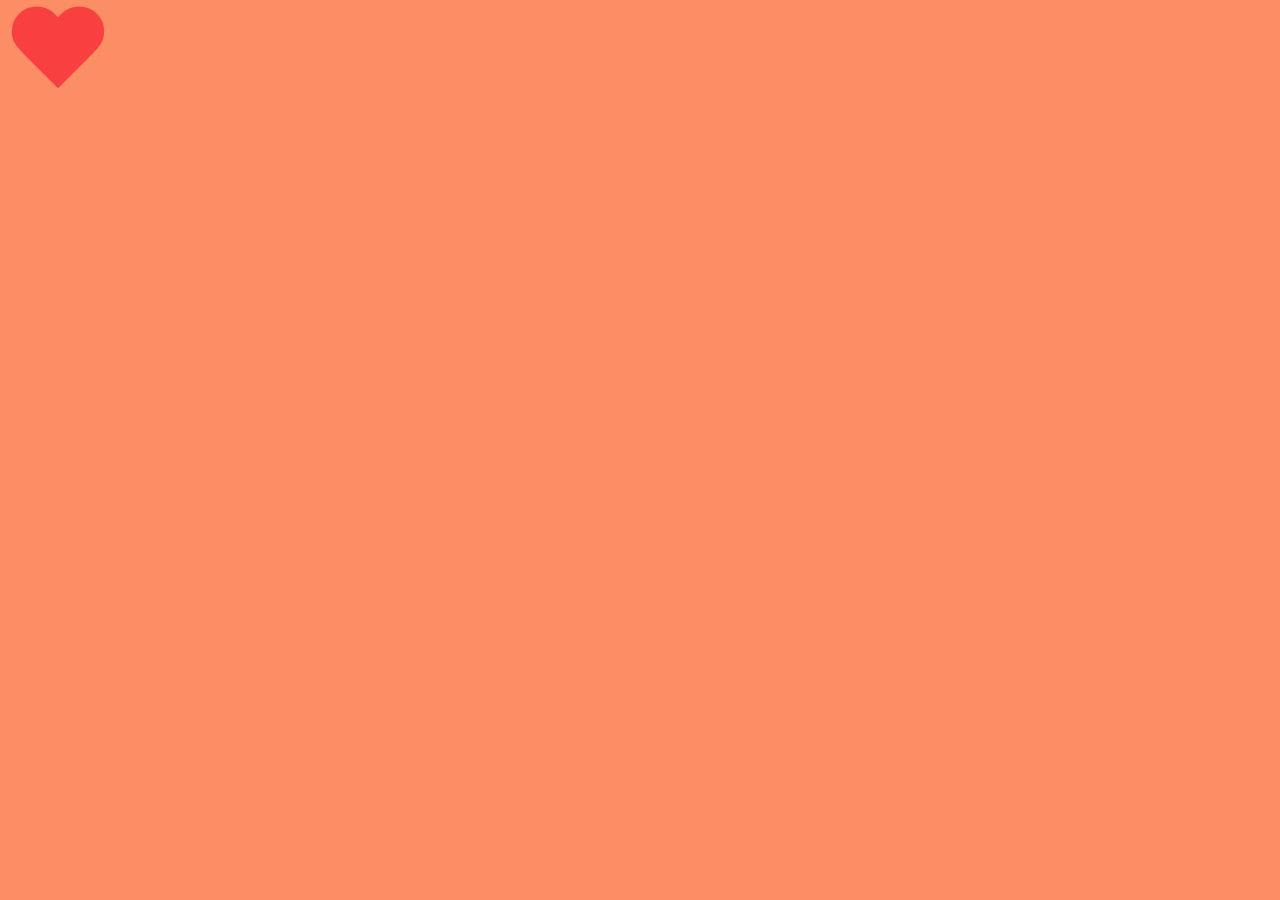
<file: Day7/index.html>
<!DOCTYPE html>
<html lang="en">
<head>
    <meta charset="UTF-8">
    <meta name="viewport" content="width=device-width, initial-scale=1.0">
    <title>Class List</title>
    <link rel="stylesheet" href="styles.css">
</head>
<body>

    <div id="heart"></div>

    <script src="classListexercise.js"></script>
    
</body>
</html>
</file>
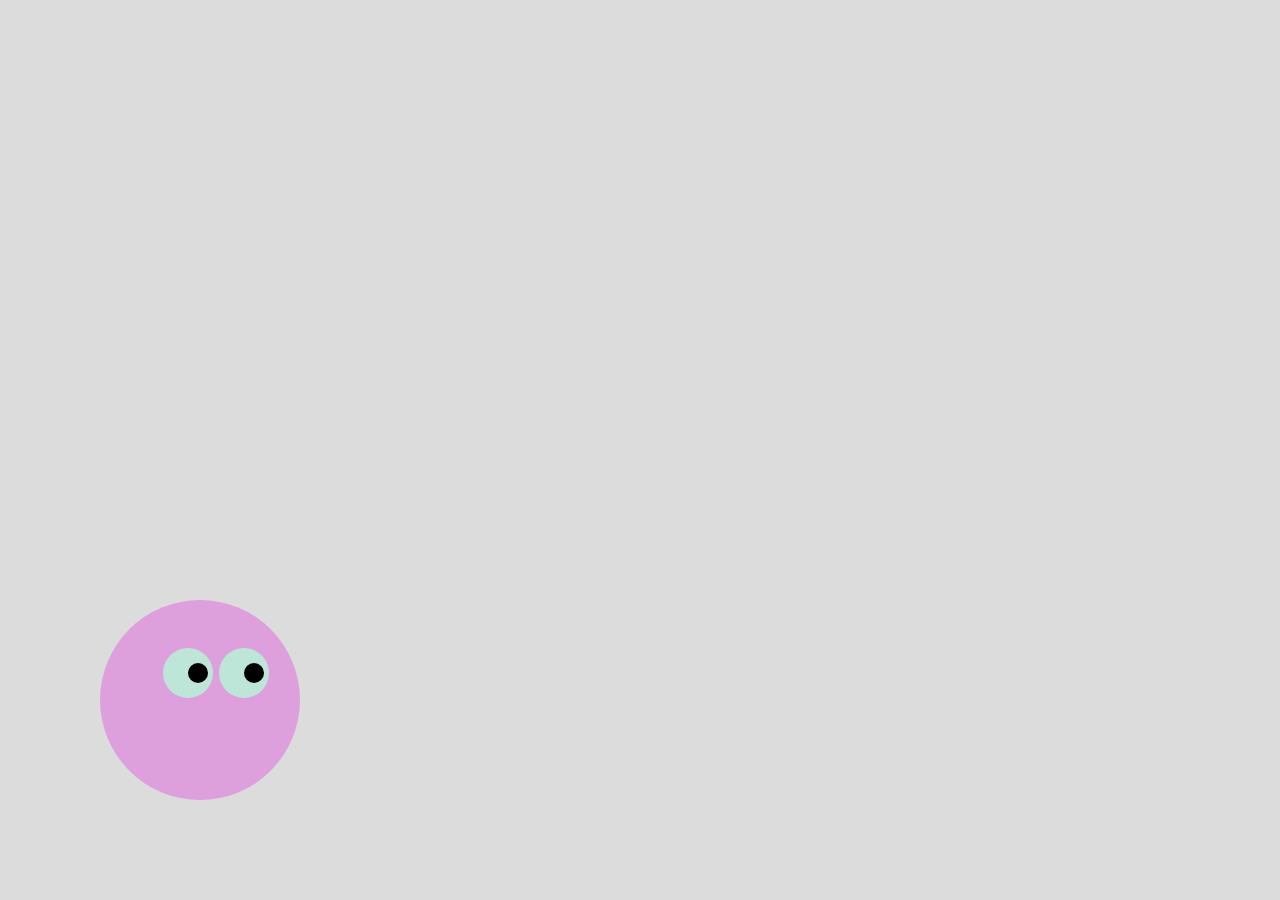
<file: Day10/projectMoveBob/index.html>
<!DOCTYPE html>
<html lang="en">
<head>
    <meta charset="UTF-8">
    <meta name="viewport" content="width=device-width, initial-scale=1.0">
    <title>Move Bob</title>
    <link rel="stylesheet" href="style.css">
</head>
<body>
    <div class="body-container">
        <div class="eyes-container">
            <div class="eye"></div>
            <div class="eye"></div>
        </div>
    </div>
    
    <script src="app.js"></script>
</body>
</html>
</file>
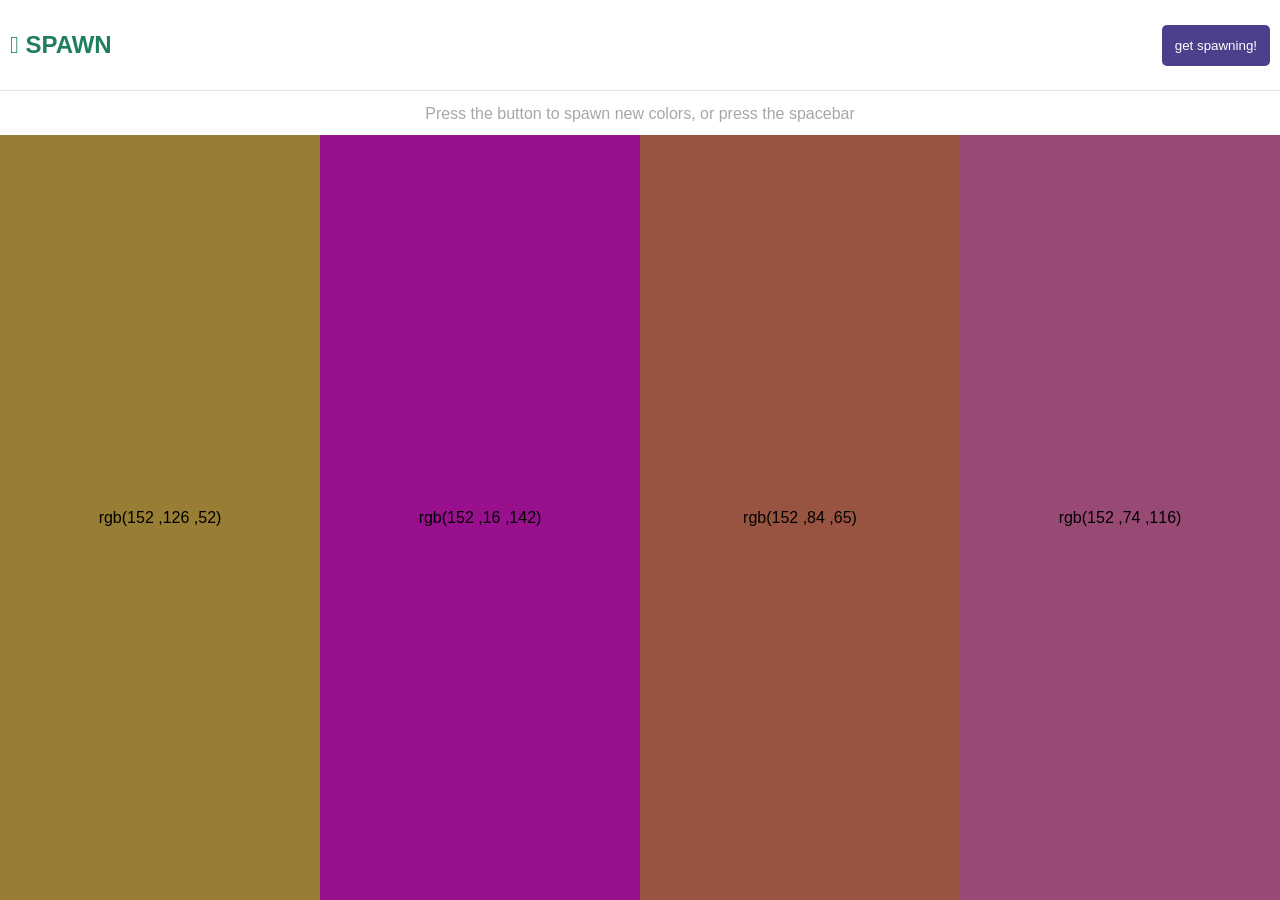
<file: Day13/color_generator/index.html>
<!DOCTYPE html>
<html lang="en">
<head>
    <meta charset="UTF-8">
    <meta name="viewport" content="width=device-width, initial-scale=1.0">
    <title>Color Generator</title>
    <link rel="stylesheet" href="style.css">
</head>
<body>
    <header>
        <section class="main-section">
            <div class="logo">
                <h1>𓃑 SPAWN</h1>
            </div>
            <div class="button-container">
                <button id="spawn-button">get spawning!</button>
            </div>
        </section>
        <section class="sub-section">
            <p>Press the button to spawn new colors, or press the spacebar</p>
        </section>
    </header>

    <section class="colors-container"></section>

    <script src="index.js"></script>
</body>
</html>
</file>
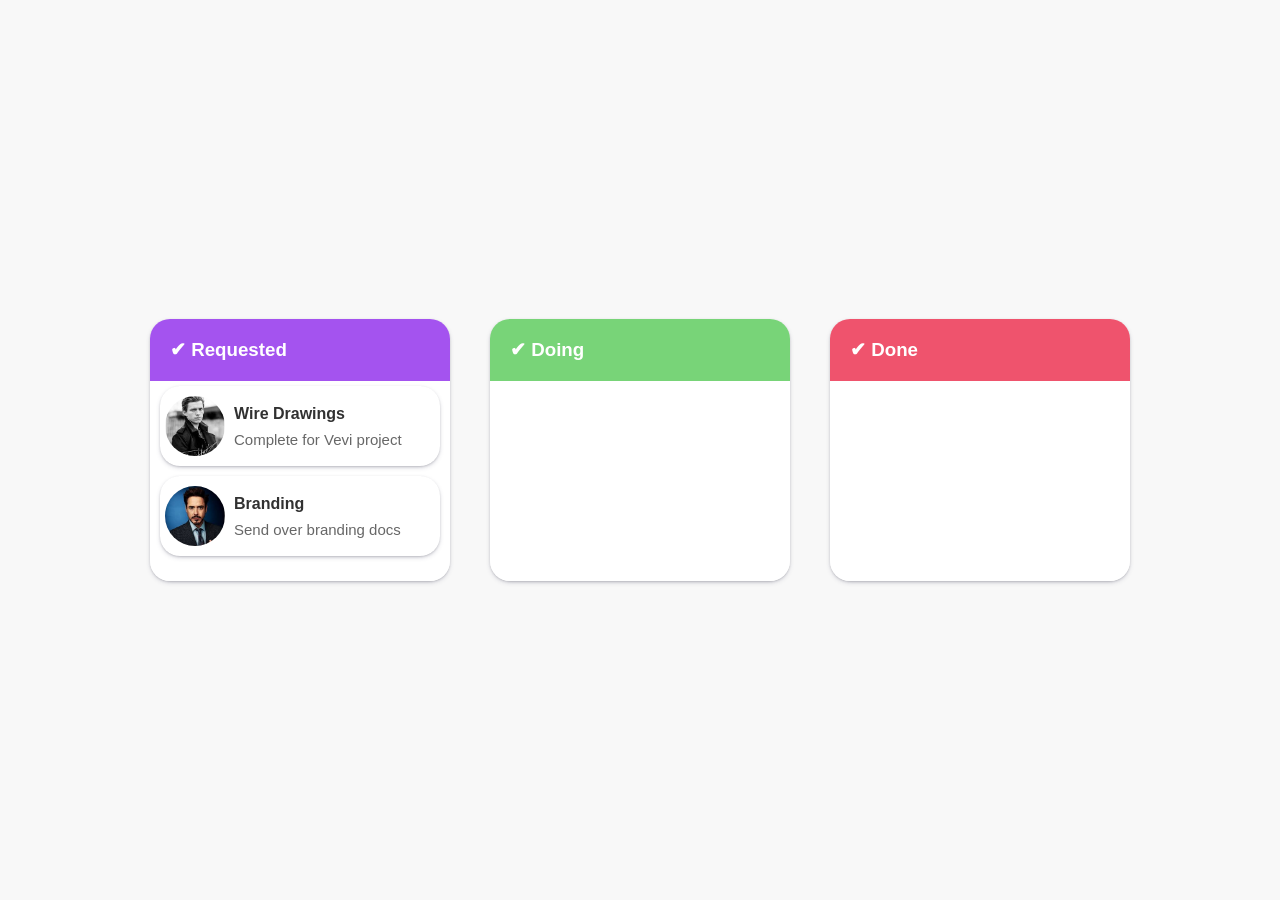
<file: Day16/projectDragAndDrop/index.html>
<!DOCTYPE html>
<html lang="en">
<head>
    <meta charset="UTF-8">
    <meta name="viewport" content="width=device-width, initial-scale=1.0">
    <title>Drag And Drop</title>
    <link rel="stylesheet" href="styles.css">
</head>
<body>

    <div class="column">
        <div class="task-title" id="title-1">
            <h3> ✔ Requested</h3>
        </div>
        <div class="task-container" id="container-1">
            <div class="task" draggable="true">
                <div class="image-container">
                    <img src="images/tom.jpg" alt="tom">
                </div>
                <div class="text-container">
                    <h4>Wire Drawings</h4>
                    <p>Complete for Vevi project</p>
                </div>
            </div>

            <div class="task" draggable="true">
                <div class="image-container">
                    <img src="images/robert.jpg" alt="robert">
                </div>
                <div class="text-container">
                    <h4>Branding</h4>
                    <p>Send over branding docs</p>
                </div>
            </div>
        </div>
    </div>

    <div class="column">
        <div class="task-title" id="title-2">
            <h3> ✔ Doing</h3>
        </div>
        <div class="task-container" id="container-2"></div>
    </div>

    <div class="column">
        <div class="task-title" id="title-3">
            <h3> ✔ Done</h3>
        </div>
        <div class="task-container" id="container-3"></div>
    </div>
    
    <script src="index.js"></script>
</body>
</html>
</file>
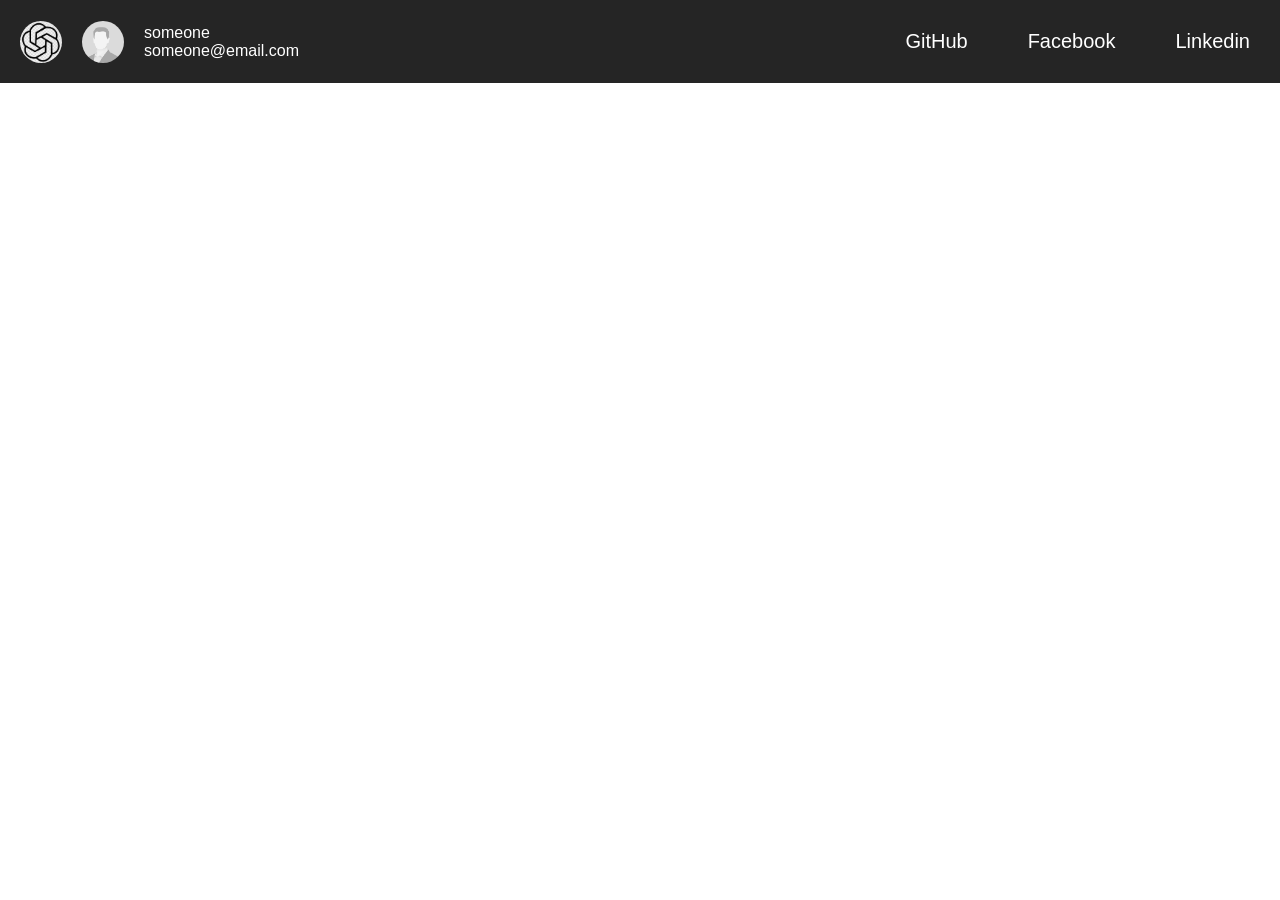
<file: Day6/projectDropdownMenu/index.html>
<!DOCTYPE html>
<html lang="en">
<head>
    <meta charset="UTF-8">
    <meta name="viewport" content="width=device-width, initial-scale=1.0">
    <title>Dropdown Menu</title>
    <link rel="stylesheet" href="style.css">
</head>
<body>
    <nav>
        <div class="main-container">
            <div class="info-container">
                <img class="logo" src="images/images.jpg" alt="">
                <div class="image-container">
                    <img class="avatar" src="images/profile.jpg" alt="">
                </div>
                <div class="info">
                    <p>someone</p>
                    <p>someone@email.com</p>
                </div>
            </div>
            <button id="dropdown-button">Menu</button>
        </div>
        <div class="nav-link-container hidden">
            <a href="https://github.com">GitHub</a>
            <a href="https://www.facebook.com/">Facebook</a>
            <a href="https://np.linkedin.com/">Linkedin</a>
        </div>
    </nav>

    <script src="app.js"></script>
    
</body>
</html>
</file>
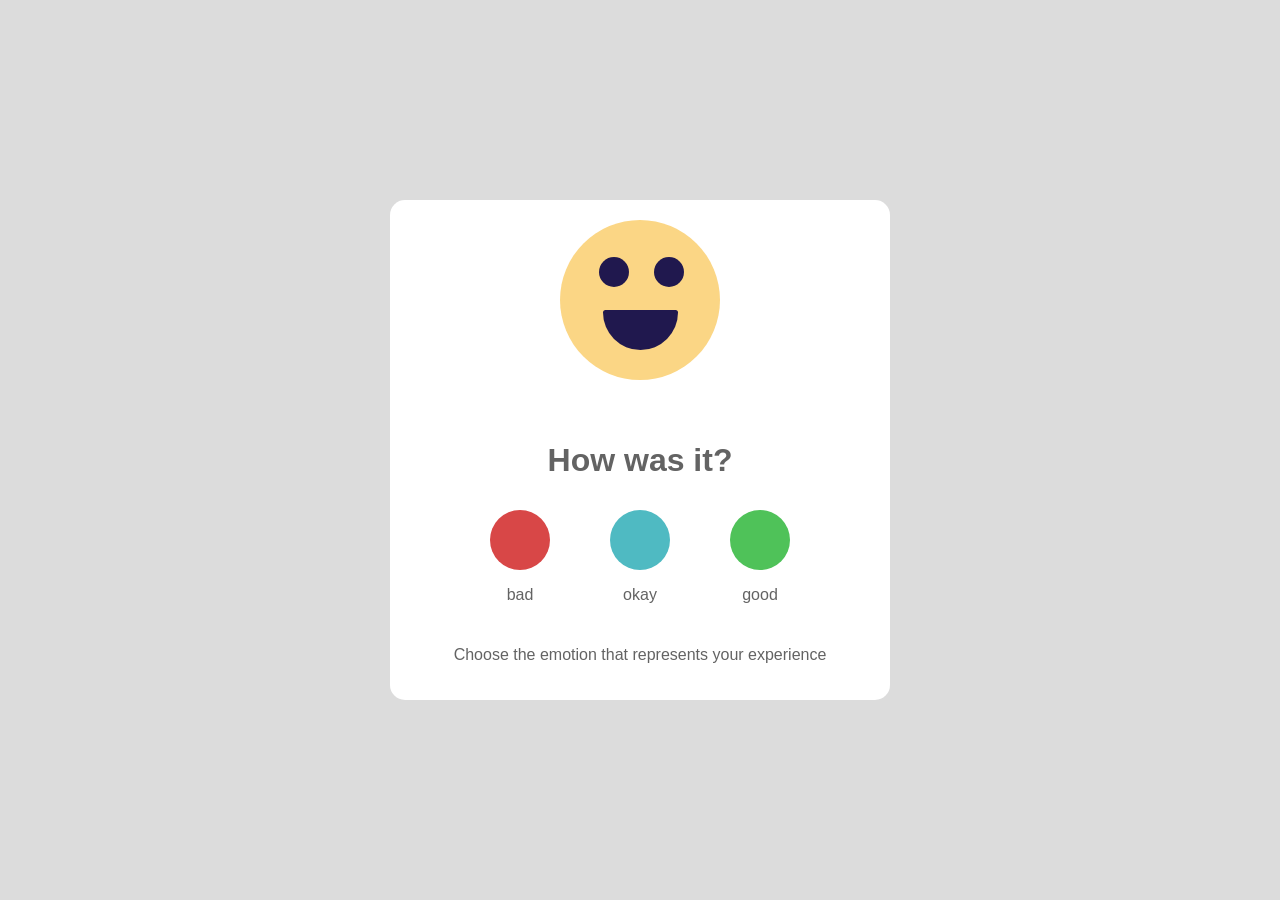
<file: Day8/projectRatingWidget/index.html>
<!DOCTYPE html>
<html lang="en">
<head>
    <meta charset="UTF-8">
    <meta name="viewport" content="width=device-width, initial-scale=1.0">
    <title>Rating widget</title>
    <link rel="stylesheet" href="style.css">
</head>
<body>

    <div class="widget-container">

        <div class="face">
            <div class="eye-container">
                <div class="eye"></div>
                <div class="eye"></div>
            </div>
        </div>

        <div class="mouth-container">
            <div id="mouth" class="happy-mouth "></div>
        </div>

        <h1>How was it?</h1>
    
        <div class="rating-containers">
            <div class="rating-container">
                <div id="bad"></div>
                <p>bad</p>
            </div>
    
            <div class="rating-container">
                <div id="okay"></div>
                <p>okay</p>
            </div>
    
            <div class="rating-container">
                <div id="good"></div>
                <p>good</p>
            </div>
        </div>
    
        <p>Choose the emotion that represents your experience</p>
    </div>
    
    <script src="app.js"></script>
    
</body>
</html>
</file>
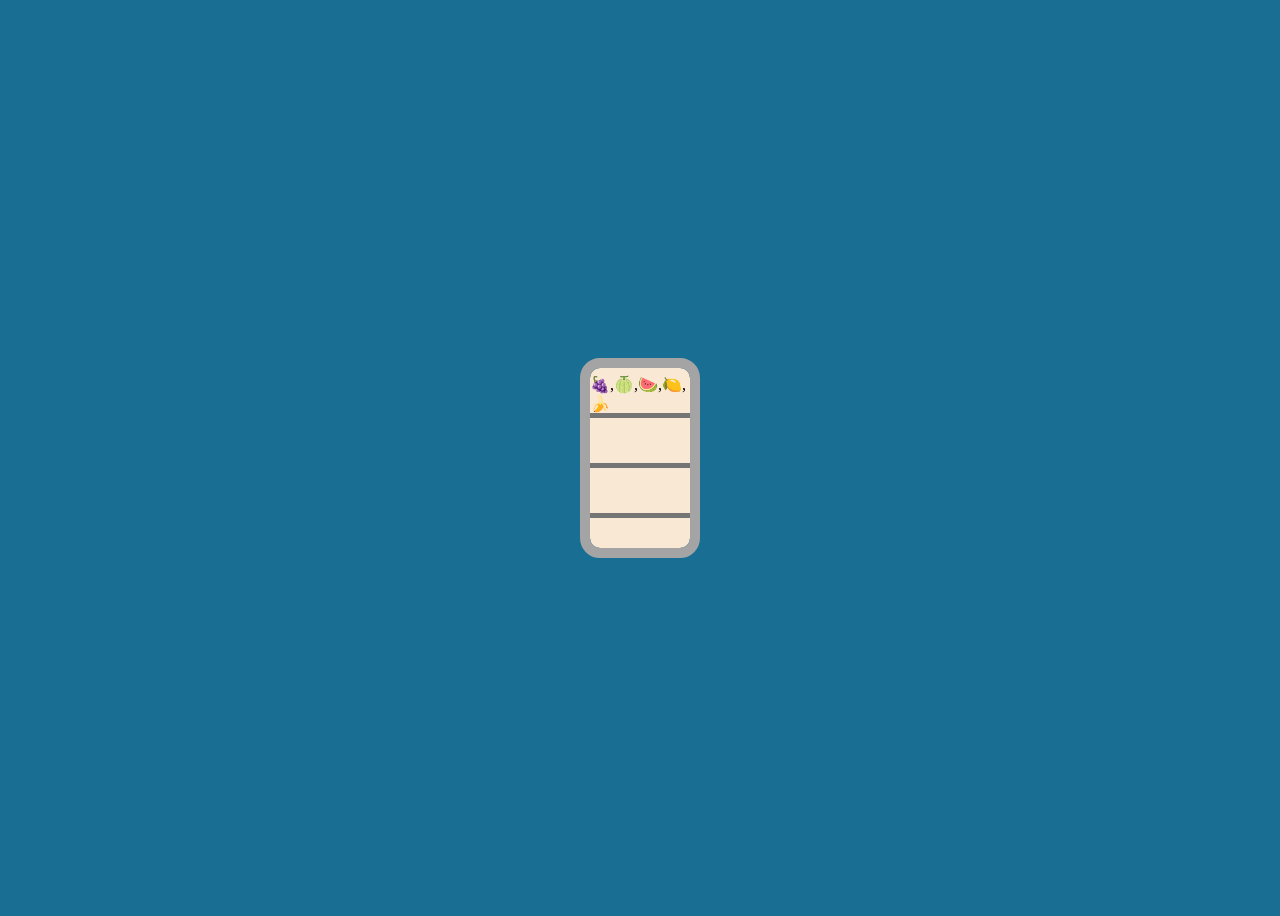
<file: Day11/shiftexercise.html>
<!DOCTYPE html>
<html lang="en">
<head>
    <meta charset="UTF-8">
    <meta name="viewport" content="width=device-width, initial-scale=1.0">
    <title>Shift Exercise</title>
    <style>
        body{
            background-color: rgb(24, 110, 147);
            display: flex;
            justify-content: center;
            align-items: center;
            height: 100vh;
        }
        .fridge{
            background-color: rgb(249, 233, 212);
            height: 180px;
            width: 100px;
            border-radius: 10px;
            outline: 10px solid rgb(164, 164, 164);
        }
        .shelf{
            height: 45px;
            display: flex;
            align-items: flex-end;
            border-bottom: 5px solid rgb(118, 117, 117);
        }
    </style>
</head>
<body>
    <div class="fridge">
        <div class="shelf" id="top-shelf"></div>
        <div class="shelf"></div>
        <div class="shelf"></div>
    </div>

    <script src="shiftexercise.js"></script>
</body>
</html>
</file>
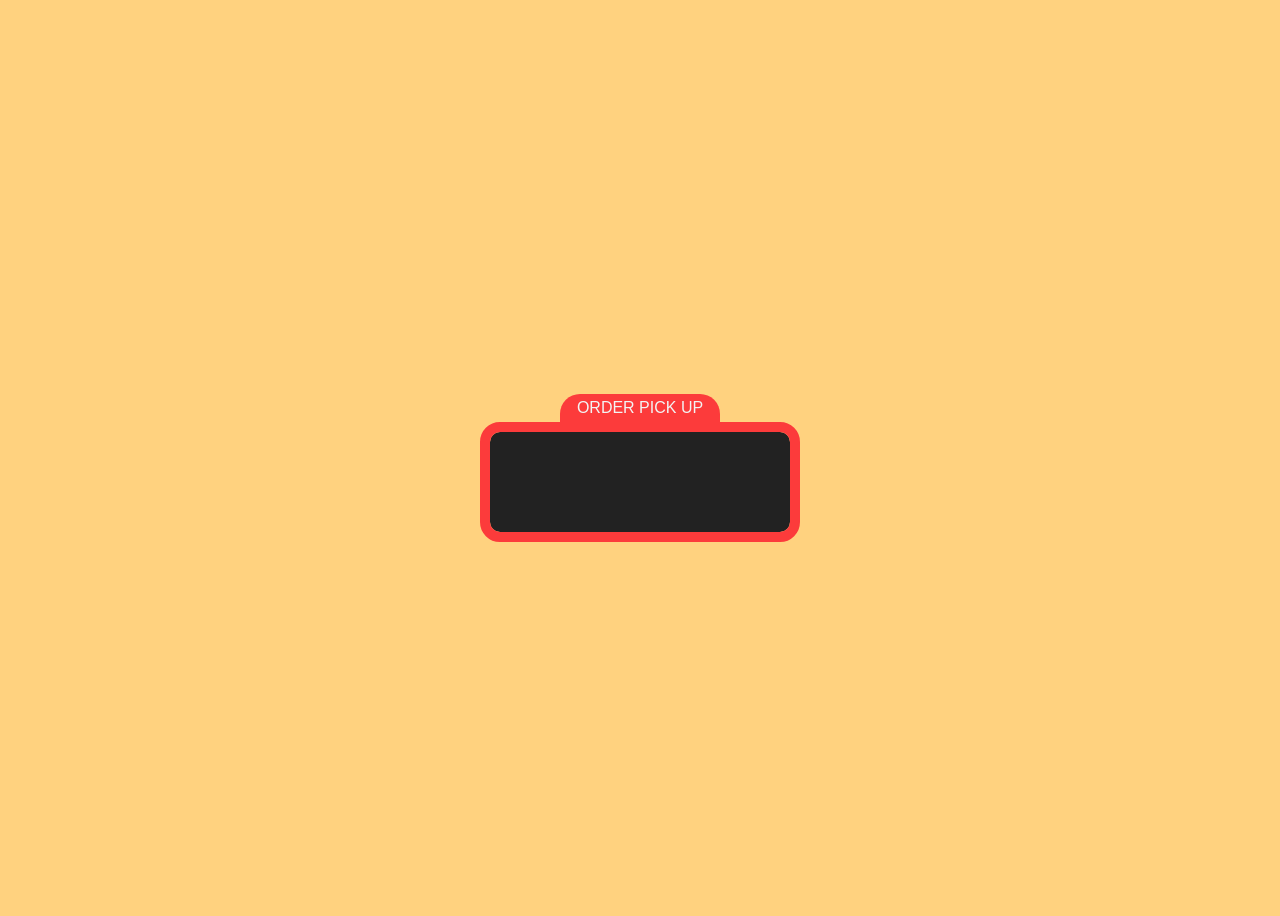
<file: Day11/sortexercise.html>
<!DOCTYPE html>
<html lang="en">
<head>
    <meta charset="UTF-8">
    <meta name="viewport" content="width=device-width, initial-scale=1.0">
    <title>Scratch Pad</title>
    <link rel="stylesheet" href="sortexercise.css">
</head>
<body>

    <div class="container">
        <div class="sign">ORDER PICK UP</div>
        <div class="display"></div>
    </div>

    <script src="sortexercise.js"></script>
</body>
</html>
</file>
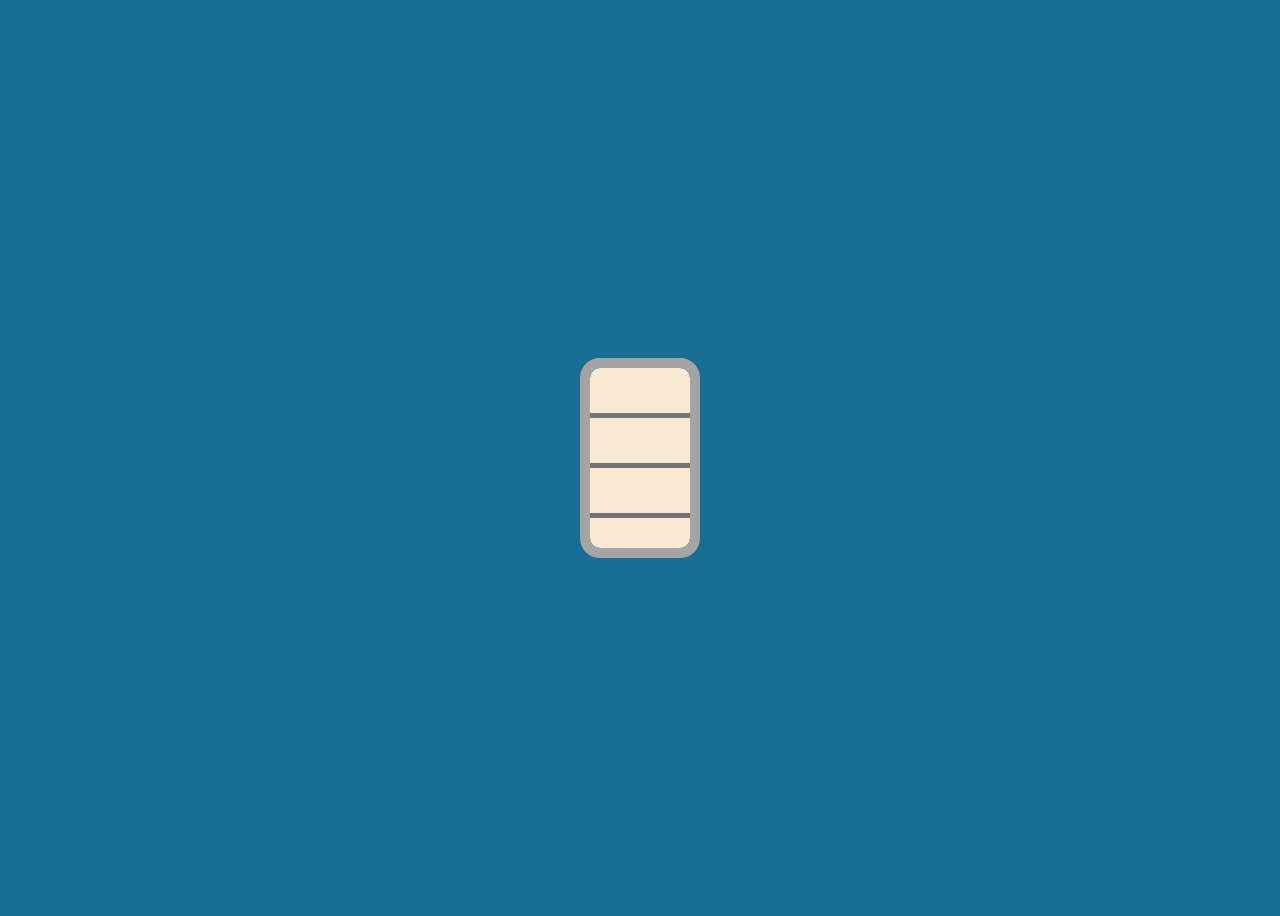
<file: Day11/unshiftexercise.html>
<!DOCTYPE html>
<html lang="en">
<head>
    <meta charset="UTF-8">
    <meta name="viewport" content="width=device-width, initial-scale=1.0">
    <title>Unshift Exercise</title>
    <style>
        body{
            background-color: rgb(24, 110, 147);
            display: flex;
            justify-content: center;
            align-items: center;
            height: 100vh;
        }
        .fridge{
            background-color: rgb(249, 233, 212);
            height: 180px;
            width: 100px;
            border-radius: 10px;
            outline: 10px solid rgb(164, 164, 164);
        }
        .shelf{
            height: 45px;
            display: flex;
            align-items: flex-end;
            border-bottom: 5px solid rgb(118, 117, 117);
        }
    </style>
</head>
<body>
    <div class="fridge">
        <div class="shelf" id="top-shelf"></div>
        <div class="shelf"></div>
        <div class="shelf"></div>
    </div>

    <script src="unshiftexercise.js"></script>
</body>
</html>
</file>
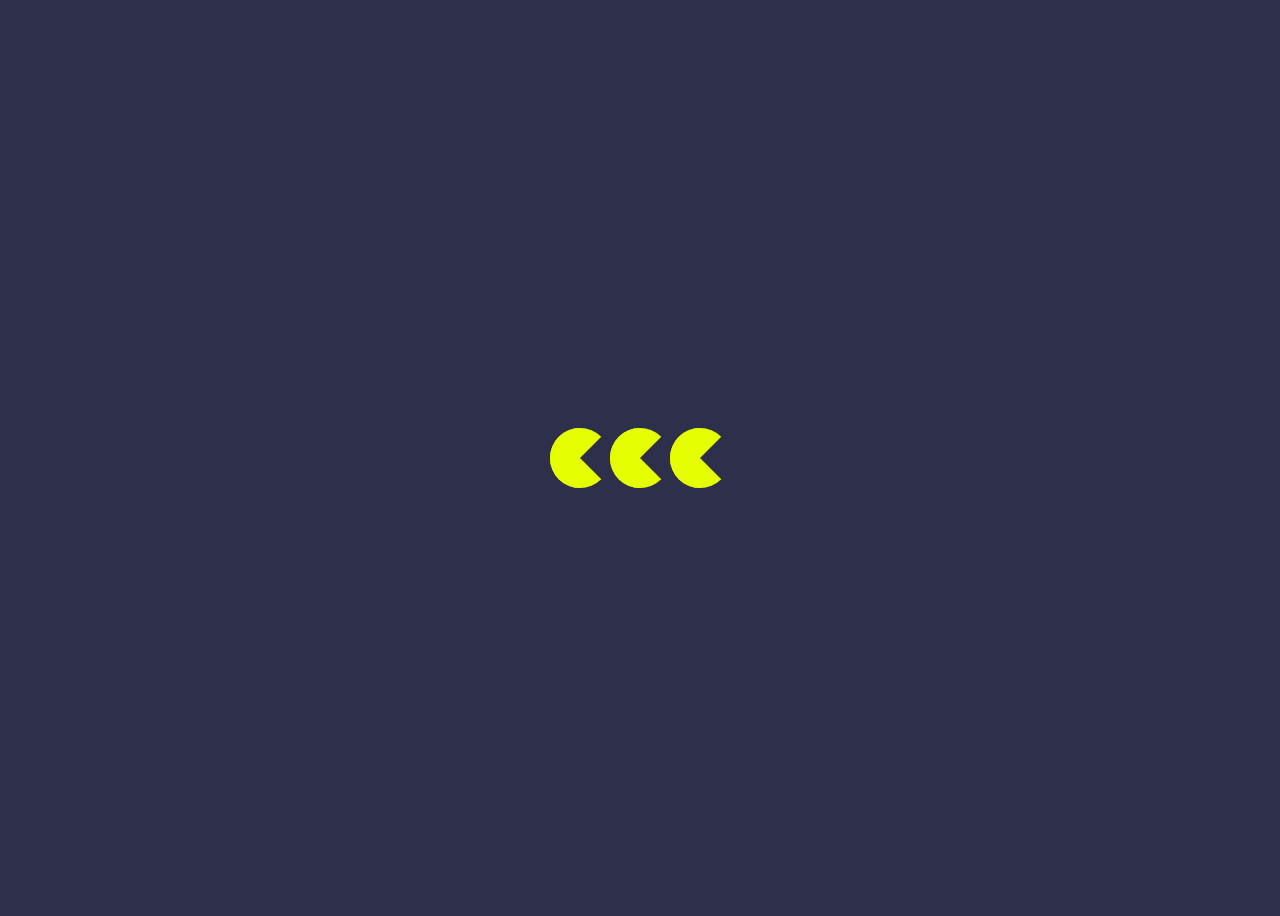
<file: Day12/foreachExercise.html>
<!DOCTYPE html>
<html lang="en">
<head>
    <meta charset="UTF-8">
    <meta name="viewport" content="width=device-width, initial-scale=1.0">
    <title>Pac Man</title>
    <link rel="stylesheet" href="styles.css">
</head>
<body>
    <div class="container">
        <div class="pac-man"></div>
        <div class="pac-man"></div>
        <div class="pac-man"></div>
    </div>
    
    <script src="foreachExercise.js"></script>
</body>
</html>
</file>
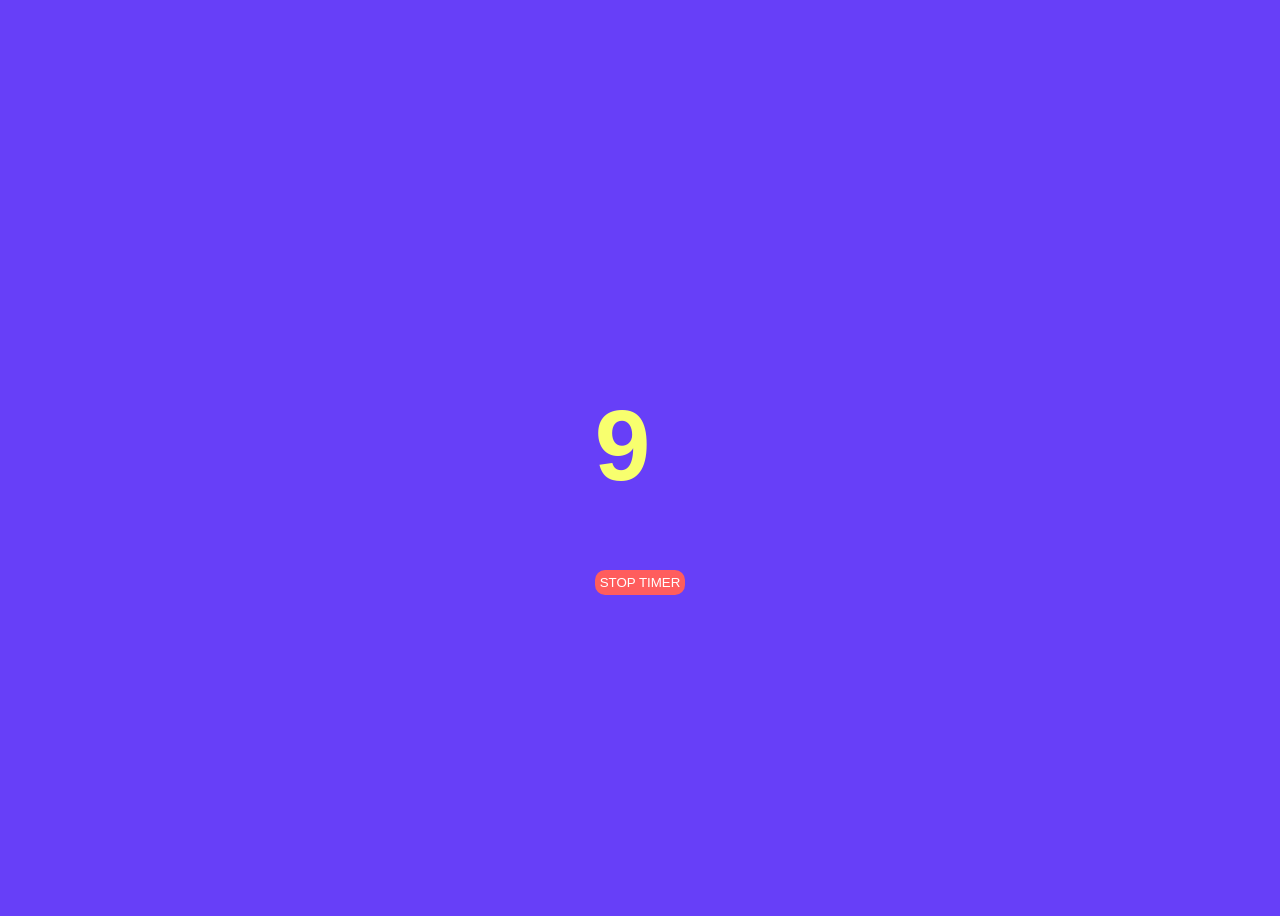
<file: Day15/setInterver.html>
<!DOCTYPE html>
<html lang="en">
<head>
    <meta charset="UTF-8">
    <meta name="viewport" content="width=device-width, initial-scale=1.0">
    <title>Set Interver</title>
    <style>
        body{
            background-color: rgb(103, 63, 248);
            font-size: 50px;
            display: flex;
            justify-content: center;
            align-items: center;
            height: 100vh;
            color: rgb(248, 255, 110);
            font-family: Arial, Helvetica, sans-serif;
        }
        .container{
            display: flex;
            flex-direction: column;
        }
        button{
            color: white;
            border: none;
            padding: 5px;
            border-radius: 10px;
            background-color: rgb(255, 93,93);
        }
    </style>
</head>
<body>
    <div class="container">
        <h1 id="time-left">10</h1>
        <button>STOP TIMER</button>
    </div>
    
    <script src="setInterver.js"></script>
</body>
</html>
</file>
<file: Day7/styles.css>
body {
    background-color: rgb(252, 142, 102);
}

.center {
    position: absolute;
    top: 50%;
    left: 50%;
    margin-top: -50px;
    margin-left: -50px;
}

#heart {
    position: absolute;
    width: 100px;
    height: 90px;
}

#heart::before,
#heart::after {
    position: absolute;
    content: "";
    left: 50px;
    top: 0;
    width: 50px;
    height: 80px;
    background: rgb(250, 63, 63);
    border-radius: 50px 50px 0 0;
    transform: rotate(-45deg);
    transform-origin: 0 100%;
}

#heart::after {
    left: 0;
    transform: rotate(45deg);
    transform-origin: 100% 100%;
}
</file>
<file: Day10/projectMoveBob/style.css>
body{
    background-color: gainsboro;
    margin: 0;
    padding: 0;
}

.body-container {
    position: fixed;
    bottom: 100px;
    left: 100px;
    background-color: plum;
    height: 200px;
    width: 200px;
    border-radius: 100px;
}

.eyes-container{
    position: relative;
    top: 45px;
    left: 60px;
    display: flex;
}

.eye{
    width: 50px;
    height: 50px;
    background-color: rgb(190, 230, 216);
    border-radius: 25px;
    margin: 3px;
}

.eye::after{
    position: relative;
    top: 15px;
    left: 25px;
    width: 20px;
    height: 20px;
    border-radius: 10px;
    content: "";
    display: block;
    background-color: rgb(0, 0, 0);
}
</file>
<file: Day13/color_generator/style.css>
* {
    font-family: 'Trebuchet MS', Arial, sans-serif;
}

body{
    margin: 0;
    padding: 0;
}

header{
    height: 15vh;
}

header .logo{
    color: rgb(30, 126, 94);
    margin: 10px;
}

header .logo h1{
    margin: 0;
}

header #spawn-button {
    border: none;
    background-color: rgb(74, 64, 139);
    padding: 13px;
    border-radius: 5px;
    margin: 10px;
    color: rgb(255, 255 , 255);
}

header #spawn-button:active{
    background-color: rgb(62, 54, 112);
}

header .main-section{
    display: flex;
    justify-content: space-between;
    height: 10vh;
    border-bottom: 1px solid rgb(226, 226, 226);
    align-items: center;
}

header .sub-section{
    height: 5vh;
    color: rgb(167, 167, 167);
    display: flex;
    align-items: center;
    justify-content: center;
}

.colors-container{
    width: 100vw;
    height: 85vh;
    display: flex;
}

.colors-container div{
    width: 25%;
    height: 100%;
    background-color: brown;
    display: flex;
    align-items: center;
    justify-content: center;
}
</file>
<file: Day16/projectDragAndDrop/styles.css>
body{
    margin: 0;
    padding: 0;
    display: flex;
    justify-content: center;
    align-items: center;
    height: 100vh;
    background-color: rgb(248, 248, 248);
    font-family: 'Trebuchet MS', Arial, sans-serif;
}

.column{
    width: 300px;
    box-shadow: 
    rgba(50, 50, 93, 0.25) 0 2px 5px -1px, 
    rgba(0, 0, 0, 0.3) 0 1px 3px -1px;
    border-radius: 20px;
    overflow: hidden;
    margin: 20px;
}

.task-title{
    width: 300px;
}

.task-title h3{
    margin: 0;
    padding: 20px;
    color: rgb(255, 255, 255);
}

#title-1{
    background-color: rgb(164, 83, 239);
}

#title-2{
    background-color: rgb(120, 212, 120);
}

#title-3{
    background-color: rgb(239, 83, 109);
}

.task-container{
    width: 300px;
    height: 200px;
    background-color: rgb(255, 255, 255);
    display: flex;
    flex-direction: column;
    align-items: center;
}

.task{
    width: 280px;
    height: 80px;
    border-radius: 20px;
    box-shadow: 
    rgba(50, 50, 93, 0.25) 0 2px 5px -1px, 
    rgba(0, 0, 0, 0.3) 0 1px 3px -1px;
    margin: 5px 0;
    display: flex;
    align-items: center;
}

.task h4{
    margin: 0;
    color: rgb(49, 49, 49);
    padding: 4px;
}

.task p{
    margin: 0;
    font-size: 15px;
    color: rgb(103, 103, 103);
    padding: 4px;
}

.image-container{
    height: 60px;
    width: 60px;
    border-radius: 30px;
    overflow: hidden;
    margin: 5px;
}

.image-container img{
    width: 100%;
}
</file>
<file: Day6/projectDropdownMenu/style.css>
body {
    margin: 0px;
    padding: 0px;
    font-family: Arial, Helvetica, sans-serif;
}

nav {
    display: flex;
    justify-content: space-between;
    background-color: rgb(37, 37, 37);
}

nav .main-container{
    display: flex;
    align-items: center;
    padding: 20px;
}

nav .info-container{
    display: flex;
    align-items: center;
}

nav .logo {
    height: 42px;
    width: 42px;
    border-radius: 21px;
}

nav .image-container{
    height: 42px;
    width: 42px;
    border-radius: 21px;
    overflow: hidden;
    margin: 0 20px;
}

nav .image-container img{
    width: 100%;
}

nav p{
    margin: 0;
}

nav .nav-link-container{
    display: flex;
}

nav .info{
    color: rgb(255, 255, 255);
}

nav button{
    display: none;
    border: none;
    background-color: rgb(119, 86, 139);
    font-size: 20px;
    padding: 10px 20px;
    border-radius: 20px;
    color: rgb(255, 255, 255);
}

nav button:hover{
    background-color: rgb(199, 75, 75);
}

nav button:active{
    background-color: rgb(169, 62, 62);
    color: rgb(228, 226, 226);
}

nav a{
    color: rgb(255, 255, 255);
    font-size: 20px;
    padding: 20px 20px 30px 20px;
    margin: 10px 10px 0 10px;
    text-decoration: none;
    border-radius: 20px 20px 0 0;
    display: flex;
    text-align: center;
}

nav a:hover{
    color: rgb(0, 0, 0);
    background-color: rgb(255, 255, 255);
}

/* desktop first development */
@media screen and (max-width: 840px) {
    nav{
        display: flex;
        flex-direction: column;
    }
    nav button{
        display: block;
    }

    nav .hidden{
        display: none !important;
    }

    nav .main-container{
        justify-content: space-between;
    }

    nav .nav-link-container{
        display: block;
    }

    nav a{
        border-radius: 20px;
        padding: 20px;
        margin: 10px;
    }
}
</file>
<file: Day8/projectRatingWidget/style.css>
body {
    margin: 0;
    padding: 0;
    background-color: gainsboro;
    display: flex;
    justify-content: center;
    height: 100vh;
    align-items: center;
}

.widget-container {
    height: 500px;
    width: 500px;
    background-color: white;
    border-radius: 15px;
    text-align: center;
    color: rgb(99, 99, 99);
    font-family: Arial, Helvetica, sans-serif;
    display: flex;
    flex-direction: column;
    align-items: center;
    justify-content: center;
}

.face {
    height: 160px;
    width: 160px;
    border-radius: 80px;
    background-color: rgb(251, 214, 133);
}

.face .eye-container {
    position: relative;
    left: 39px;
    top: 37px;
    display: flex;
    justify-content: space-between;
    width: 85px;
}

.face .eye-container .eye {
    background-color: rgb(32, 24, 78);
    height: 30px;
    width: 30px;
    border-radius: 15px;
}

.mouth-container {
    position: relative;
    width: 75px;
    bottom: 70px;
}

.mouth-container .happy-mouth {
    width: 75px;
    height: 40px;
    border-radius: 10px 10px 150px 150px;
    background-color: rgb(32, 24, 78);
}

.mouth-container .okay-mouth {
    position: relative;
    top: 5px;
    width: 75px;
    height: 20px;
    border-radius: 10px;
    background-color: rgb(32, 24, 78);
}

.mouth-container .bad-mouth {
    width: 75px;
    height: 40px;
    border-radius: 150px 150px 10px 10px;
    background-color: rgb(32, 24, 78);
}

.rating-containers {
    display: flex;
    width: 300px;
    justify-content: space-between;
    margin: 10px 0;
}

.rating-containers .rating-container div {
    height: 60px;
    width: 60px;
    border-radius: 30px;
}

#bad {
    background-color: rgb(216, 71, 71);
}

#okay {
    background-color: rgb(79, 186, 194);
}

#good {
    background-color: rgb(79, 194, 89);
}
</file>
<file: Day11/sortexercise.css>
body {
    background-color: rgb(255, 210, 127);
    display: flex;
    justify-content: center;
    align-items: center;
    height: 100vh;
}

.sign {
    background-color: rgb(252, 59, 59);
    color: rgb(243, 243, 243);
    margin: 10px;
    text-align: center;
    padding: 5px;
    width: 150px;
    border-radius: 20px 20px 0 0;
}

.container {
    display: flex;
    flex-direction: column;
    align-items: center;
    font-family: Arial, Helvetica, sans-serif;
}

.display{
    width: 300px;
    height: 100px;
    border-radius: 10px;
    background-color: rgb(34, 34, 34);
    outline: 10px rgb(252, 59, 59) solid;
    color: rgb(243, 255, 23);
    font-size: 30px;
    display: flex;
    justify-content: center;
    align-items: center;
}
</file>
<file: Day12/styles.css>
body{
    background-color: rgb(45, 47, 75);
    display: flex;
    justify-content: center;
    align-items: center;
    height: 100vh;
}

.container{
    display: flex;
}

.pac-man{
    width: 0;
    height: 0;
    border-right: 30px solid transparent;
    border-left: 30px solid rgb(229, 255,0);
    border-bottom: 30px solid rgb(229, 255,0);
    border-top: 30px solid rgb(229, 255,0);
    border-top-left-radius: 30px;
    border-top-right-radius: 30px;
    border-bottom-left-radius: 30px;
    border-bottom-right-radius: 30px;
}
</file>
